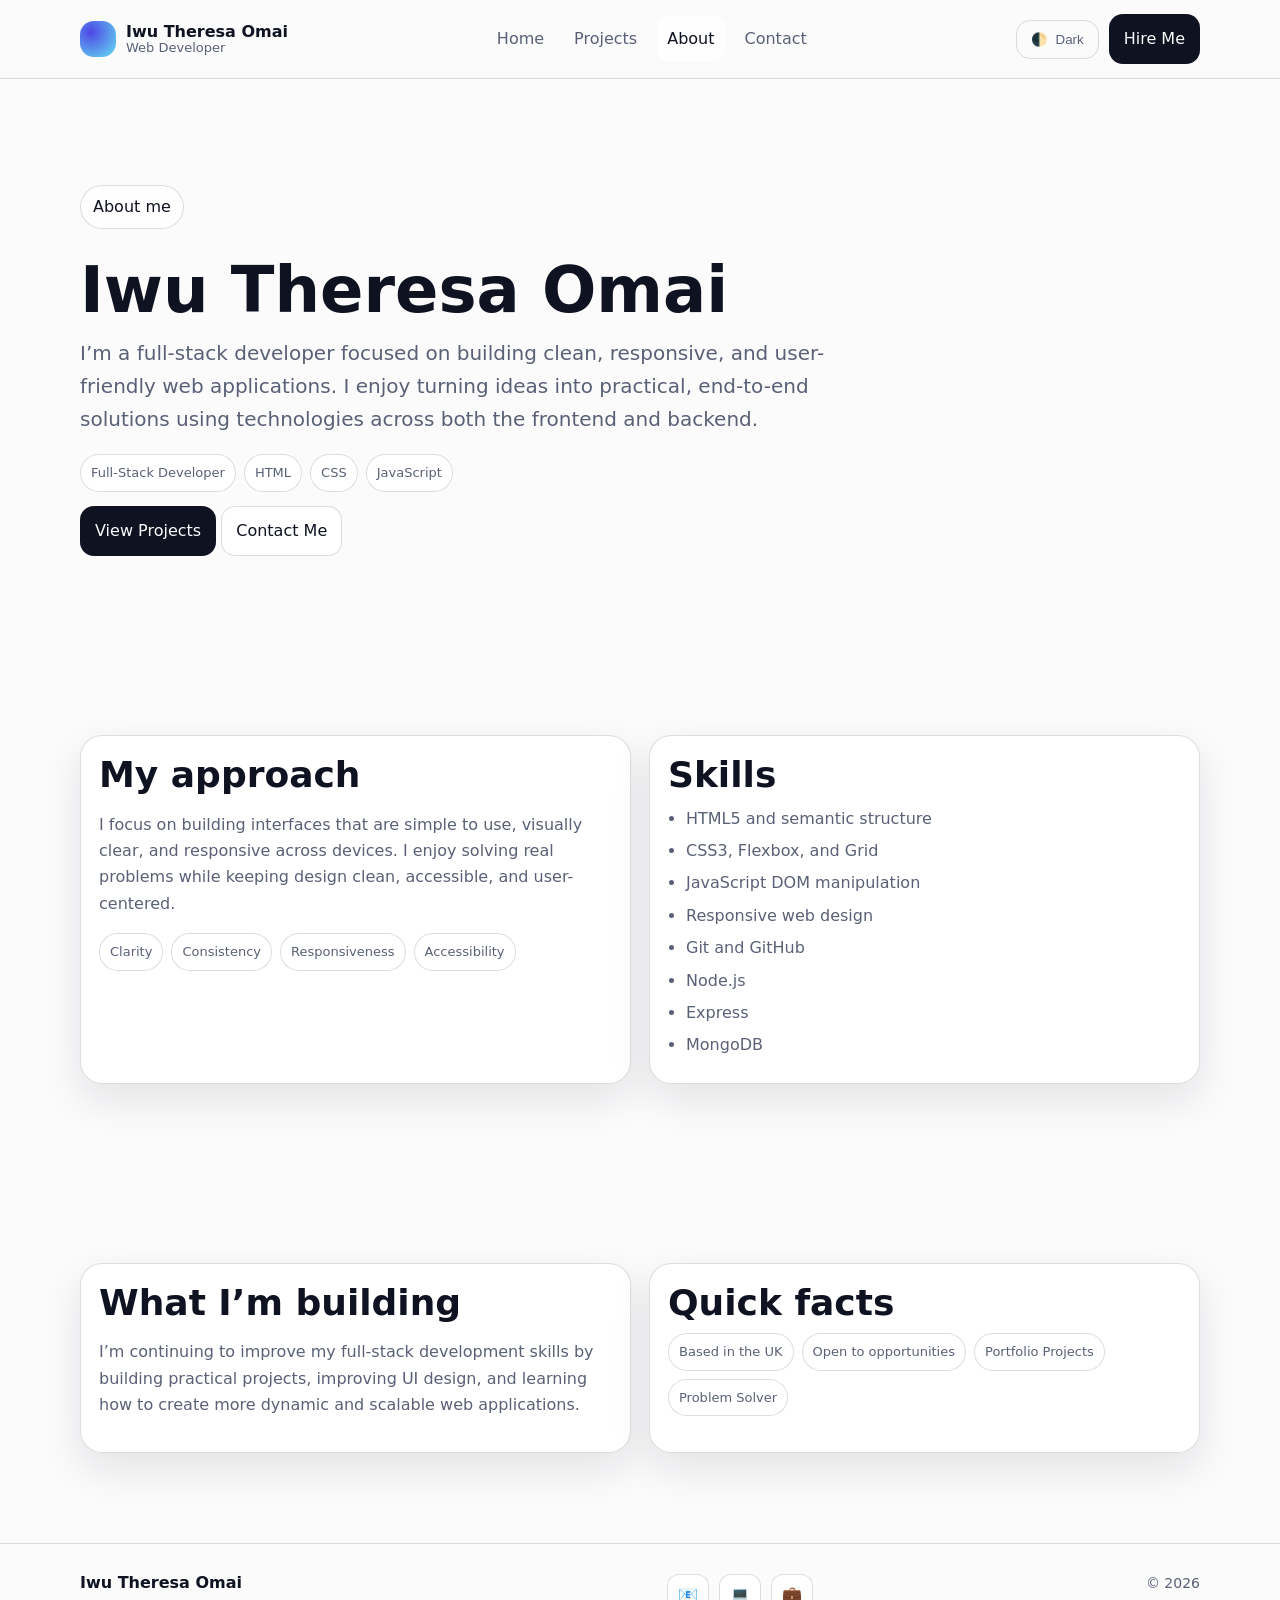
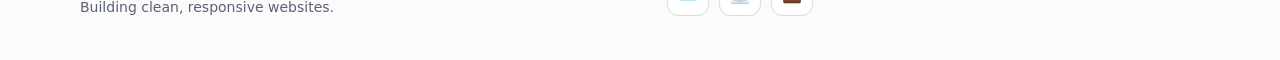
<file: about.html>
<!doctype html>
<html lang="en">
<head>
  <meta charset="utf-8" />
  <meta name="viewport" content="width=device-width, initial-scale=1" />
  <title>Iwu Theresa Omai — About</title>
  <meta name="description" content="About Iwu Theresa Omai." />
  <link rel="stylesheet" href="styles.css" />
</head>
<body>
  <a class="skip-link" href="#main">Skip to content</a>

  <header class="header">
    <div class="container nav">
      <a class="brand" href="index.html">
        <span class="logo" aria-hidden="true"></span>
        <span class="brand-text">
          <span class="brand-name">Iwu Theresa Omai</span>
          <span class="brand-role">Web Developer</span>
        </span>
      </a>

      <nav class="nav-links" aria-label="Primary navigation">
        <a href="index.html" data-nav="home">Home</a>
        <a href="projects.html" data-nav="projects">Projects</a>
        <a href="about.html" data-nav="about">About</a>
        <a href="contact.html" data-nav="contact">Contact</a>
      </nav>

      <div class="nav-actions">
        <button class="btn ghost" id="themeBtn" type="button" aria-label="Toggle theme">
          🌓 <span class="muted" id="themeLabel">Theme</span>
        </button>
        <a class="btn primary" href="contact.html">Hire Me</a>
        <button class="btn hamburger" id="menuBtn" type="button" aria-expanded="false" aria-controls="mobileMenu">
          ☰
        </button>
      </div>
    </div>

    <div class="container mobile-menu" id="mobileMenu" hidden>
      <a href="index.html" data-nav="home">Home</a>
      <a href="projects.html" data-nav="projects">Projects</a>
      <a href="about.html" data-nav="about">About</a>
      <a href="contact.html" data-nav="contact">Contact</a>
    </div>
  </header>

  <main id="main">
    <section class="section">
      <div class="container about-hero">
        <div class="about-photo" aria-label="Photo of Iwu Theresa Omai"></div>

        <div class="about-intro">
          <p class="pill">About me</p>
          <h1>Iwu Theresa Omai</h1>
          <p class="muted lead">
            I’m a full-stack developer focused on building clean, responsive, and user-friendly web applications.
            I enjoy turning ideas into practical, end-to-end solutions using technologies across both the frontend and backend.
          </p>

          <div class="tag-row">
            <span class="tag">Full-Stack Developer</span>
            <span class="tag">HTML</span>
            <span class="tag">CSS</span>
            <span class="tag">JavaScript</span>
          </div>

          <div class="mt">
            <a class="btn primary" href="projects.html">View Projects</a>
            <a class="btn" href="contact.html">Contact Me</a>
          </div>
        </div>
      </div>
    </section>

    <section class="section">
      <div class="container cards-2">
        <article class="card pad">
          <h2 class="h2">My approach</h2>
          <p class="muted">
            I focus on building interfaces that are simple to use, visually clear, and responsive across devices.
            I enjoy solving real problems while keeping design clean, accessible, and user-centered.
          </p>

          <div class="tag-row">
            <span class="tag">Clarity</span>
            <span class="tag">Consistency</span>
            <span class="tag">Responsiveness</span>
            <span class="tag">Accessibility</span>
          </div>
        </article>

        <article class="card pad">
          <h2 class="h2">Skills</h2>
          <ul class="list muted">
            <li>HTML5 and semantic structure</li>
            <li>CSS3, Flexbox, and Grid</li>
            <li>JavaScript DOM manipulation</li>
            <li>Responsive web design</li>
            <li>Git and GitHub</li>
            <li>Node.js</li>
            <li>Express</li>
            <li>MongoDB</li>
          </ul>
        </article>
      </div>
    </section>

    <section class="section">
      <div class="container cards-2">
        <article class="card pad">
          <h2 class="h2">What I’m building</h2>
          <p class="muted">
            I’m continuing to improve my full-stack development skills by building practical projects,
            improving UI design, and learning how to create more dynamic and scalable web applications.
          </p>
        </article>

        <article class="card pad">
          <h2 class="h2">Quick facts</h2>
          <div class="tag-row">
            <span class="tag">Based in the UK</span>
            <span class="tag">Open to opportunities</span>
            <span class="tag">Portfolio Projects</span>
            <span class="tag">Problem Solver</span>
          </div>
        </article>
      </div>
    </section>
  </main>

  <footer class="footer">
    <div class="container footer-row">
      <div>
        <strong>Iwu Theresa Omai</strong>
        <div class="muted small">Building clean, responsive websites.</div>
      </div>

      <div class="social-icons">
        <a href="mailto:omaitheresa2@gmail.com" aria-label="Email">📧</a>
        <a href="https://github.com/Tessydesigns" target="_blank" rel="noreferrer" aria-label="GitHub">💻</a>
        <a href="https://www.linkedin.com/in/theresa-omai-iwu-6408342b8" target="_blank" rel="noreferrer" aria-label="LinkedIn">💼</a>
      </div>

      <div class="footer-links">
        <span class="muted small">© <span id="year"></span></span>
      </div>
    </div>
  </footer>

  <script src="script.js"></script>
</body>
</html>
</file>
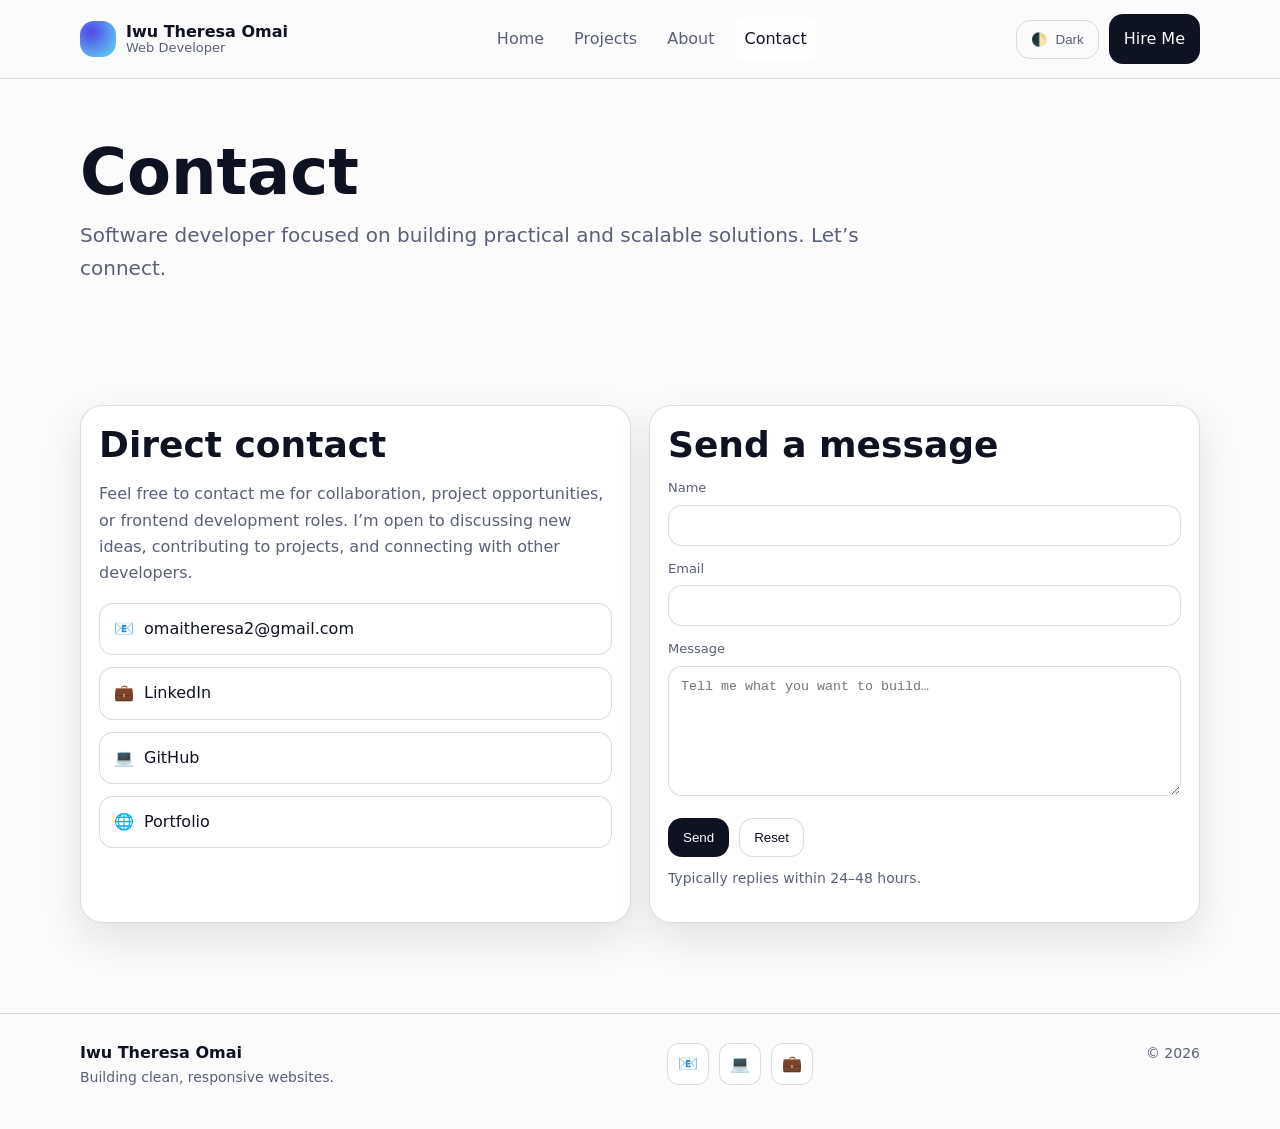
<file: contact.html>
<!doctype html>
<html lang="en">
<head>
  <meta charset="utf-8" />
  <meta name="viewport" content="width=device-width, initial-scale=1" />
  <title>Iwu Theresa Omai — Contact</title>
  <meta name="description" content="Contact Iwu Theresa Omai." />
  <link rel="stylesheet" href="styles.css" />
</head>
<body>
  <a class="skip-link" href="#main">Skip to content</a>

  <header class="header">
    <div class="container nav">
      <a class="brand" href="index.html">
        <span class="logo" aria-hidden="true"></span>
        <span class="brand-text">
          <span class="brand-name">Iwu Theresa Omai</span>
          <span class="brand-role">Web Developer</span>
        </span>
      </a>

      <nav class="nav-links" aria-label="Primary navigation">
        <a href="index.html" data-nav="home">Home</a>
        <a href="projects.html" data-nav="projects">Projects</a>
        <a href="about.html" data-nav="about">About</a>
        <a href="contact.html" data-nav="contact">Contact</a>
      </nav>

      <div class="nav-actions">
        <button class="btn ghost" id="themeBtn" type="button" aria-label="Toggle theme">
          🌓 <span class="muted" id="themeLabel">Theme</span>
        </button>
        <a class="btn primary" href="contact.html">Hire Me</a>
        <button class="btn hamburger" id="menuBtn" type="button" aria-expanded="false" aria-controls="mobileMenu">
          ☰
        </button>
      </div>
    </div>

    <div class="container mobile-menu" id="mobileMenu" hidden>
      <a href="index.html" data-nav="home">Home</a>
      <a href="projects.html" data-nav="projects">Projects</a>
      <a href="about.html" data-nav="about">About</a>
      <a href="contact.html" data-nav="contact">Contact</a>
    </div>
  </header>

  <main id="main">
    <section class="page-hero section">
      <div class="container">
        <h1>Contact</h1>
        <p class="muted lead">
          Software developer focused on building practical and scalable solutions. Let’s connect.
        </p>
      </div>
    </section>

    <section class="section">
      <div class="container cards-2">
        <article class="card pad">
          <h2 class="h2">Direct contact</h2>
          <p class="muted">
            Feel free to contact me for collaboration, project opportunities, or frontend development roles.
            I’m open to discussing new ideas, contributing to projects, and connecting with other developers.
          </p>

          <div class="contact-links">
            <a class="contact-link" href="mailto:omaitheresa2@gmail.com">
              <span>📧</span> omaitheresa2@gmail.com
            </a>
            <a class="contact-link" href="https://www.linkedin.com/in/theresa-omai-iwu-6408342b8" target="_blank" rel="noreferrer">
              <span>💼</span> LinkedIn
            </a>
            <a class="contact-link" href="https://github.com/Tessydesigns" target="_blank" rel="noreferrer">
              <span>💻</span> GitHub
            </a>
            <a class="contact-link" href="https://tessydesigns.github.io" target="_blank" rel="noreferrer">
              <span>🌐</span> Portfolio
            </a>
          </div>
        </article>

        <form class="card pad"
              action="https://formsubmit.co/omaitheresa2@gmail.com"
              method="POST">

          <h2 class="h2">Send a message</h2>

          <input type="hidden" name="_subject" value="New Portfolio Message">
          <input type="hidden" name="_template" value="table">
          <input type="hidden" name="_captcha" value="false">
          <input type="text" name="_honey" style="display:none">

          <label for="name">Name</label>
          <input id="name" name="name" required>

          <label for="email">Email</label>
          <input id="email" name="email" type="email" required>

          <label for="message">Message</label>
          <textarea id="message" name="message" required placeholder="Tell me what you want to build…"></textarea>

          <div class="actions">
            <button class="btn primary" type="submit">Send</button>
            <button class="btn" type="reset">Reset</button>
          </div>

          <p class="muted small" style="margin-top:10px;">
            Typically replies within 24–48 hours.
          </p>
        </form>
      </div>
    </section>
  </main>

  <footer class="footer">
    <div class="container footer-row">
      <div>
        <strong>Iwu Theresa Omai</strong>
        <div class="muted small">Building clean, responsive websites.</div>
      </div>

      <div class="social-icons">
        <a href="mailto:omaitheresa2@gmail.com" aria-label="Email">📧</a>
        <a href="https://github.com/Tessydesigns" target="_blank" rel="noreferrer" aria-label="GitHub">💻</a>
        <a href="https://www.linkedin.com/in/theresa-omai-iwu-6408342b8" target="_blank" rel="noreferrer" aria-label="LinkedIn">💼</a>
      </div>

      <div class="footer-links">
        <span class="muted small">© <span id="year"></span></span>
      </div>
    </div>
  </footer>

  <script src="script.js"></script>
</body>
</html>
</file>
<file: styles.css>
:root {
  --bg: #fbfbfc;
  --panel: #ffffff;
  --text: #0f1220;
  --muted: #5a6176;
  --border: rgba(15, 18, 32, 0.14);
  --shadow: 0 16px 40px rgba(15, 18, 32, 0.10);
  --accent: #4f46e5;
  --ring: 0 0 0 3px rgba(79, 70, 229, 0.25);
  --max: 1120px;
  --gutter: clamp(16px, 4vw, 48px);
  --r-lg: 22px;
  --r-md: 16px;
  --h1: clamp(34px, 5vw, 64px);
  --h2: clamp(22px, 3vw, 36px);
}

html[data-theme="dark"] {
  --bg: #0b0c10;
  --panel: #11131a;
  --text: #f2f4ff;
  --muted: #a7adc2;
  --border: rgba(242, 244, 255, 0.14);
  --shadow: 0 18px 50px rgba(0, 0, 0, 0.45);
  --accent: #8b5cf6;
  --ring: 0 0 0 3px rgba(139, 92, 246, 0.25);
}

* {
  box-sizing: border-box;
}

html {
  scroll-behavior: smooth;
}

body {
  margin: 0;
  font-family: ui-sans-serif, system-ui, -apple-system, Segoe UI, Roboto, Arial, sans-serif;
  background: var(--bg);
  color: var(--text);
  line-height: 1.65;
}

a {
  color: inherit;
  text-decoration: none;
}

a:hover {
  text-decoration: underline;
  text-underline-offset: 3px;
}

img {
  max-width: 100%;
  display: block;
}

.container {
  width: min(var(--max), calc(100% - var(--gutter) * 2));
  margin: 0 auto;
}

.section {
  padding: clamp(44px, 7vw, 96px) 0;
}

.mt {
  margin-top: 14px;
}

.muted {
  color: var(--muted);
}

.small {
  font-size: 14px;
}

.accent {
  color: var(--accent);
}

.divider {
  height: 1px;
  background: var(--border);
  margin: 14px 0;
}

:focus-visible {
  outline: none;
  box-shadow: var(--ring);
  border-radius: 10px;
}

.skip-link {
  position: absolute;
  left: -999px;
}

.skip-link:focus {
  left: 16px;
  top: 16px;
  padding: 10px 12px;
  background: var(--panel);
  border: 1px solid var(--border);
  border-radius: 12px;
  box-shadow: var(--shadow);
  z-index: 1000;
}

.btn {
  display: inline-flex;
  align-items: center;
  justify-content: center;
  gap: 8px;
  padding: 11px 14px;
  border-radius: 14px;
  border: 1px solid var(--border);
  background: var(--panel);
  color: var(--text);
  cursor: pointer;
  transition: transform 0.15s ease, box-shadow 0.15s ease;
}

.btn:hover {
  transform: translateY(-1px);
  box-shadow: var(--shadow);
  text-decoration: none;
}
.hero .btn.ghost {
  background: rgba(255, 255, 255, 0.08);
  border: 1px solid rgba(255, 255, 255, 0.6);
  color: white;
}

.hero .btn.ghost:hover {
  background: rgba(255, 255, 255, 0.16);
}
.btn.primary {
  background: var(--text);
  color: var(--bg);
  border-color: transparent;
}

html[data-theme="dark"] .btn.primary {
  background: #f2f4ff;
  color: #0b0c10;
}

.btn.ghost {
  background: transparent;
}

.pill {
  display: inline-flex;
  align-items: center;
  justify-content: center;
  padding: 8px 12px;
  border-radius: 999px;
  border: 1px solid var(--border);
  background: color-mix(in oklab, var(--panel) 75%, transparent);
}

.header {
  position: sticky;
  top: 0;
  z-index: 100;
  background: color-mix(in oklab, var(--bg) 75%, transparent);
  backdrop-filter: blur(12px);
  border-bottom: 1px solid var(--border);
}

.nav {
  display: flex;
  align-items: center;
  justify-content: space-between;
  gap: 12px;
  padding: 14px 0;
}

.brand {
  display: flex;
  align-items: center;
  gap: 10px;
}

.logo {
  width: 36px;
  height: 36px;
  border-radius: 14px;
  background: radial-gradient(circle at 30% 30%, var(--accent), rgba(34, 211, 238, 0.7));
}

.brand-text {
  display: flex;
  flex-direction: column;
  line-height: 1.1;
}

.brand-name {
  font-weight: 800;
}

.brand-role {
  font-size: 13px;
  color: var(--muted);
}

.nav-links {
  display: flex;
  gap: 10px;
}

.nav-links a {
  padding: 10px;
  border-radius: 12px;
  color: var(--muted);
}

.nav-links a.active,
.nav-links a:hover {
  color: var(--text);
  background: color-mix(in oklab, var(--panel) 75%, transparent);
  text-decoration: none;
}

.nav-actions {
  display: flex;
  gap: 10px;
  align-items: center;
}

.hamburger {
  display: none;
}

.mobile-menu {
  padding: 10px 0 16px;
  border-top: 1px solid var(--border);
}

.mobile-menu a {
  display: block;
  padding: 12px 10px;
  border-radius: 12px;
  color: var(--muted);
}

.mobile-menu a:hover {
  background: color-mix(in oklab, var(--panel) 75%, transparent);
  color: var(--text);
  text-decoration: none;
}

@media (max-width: 860px) {
  .nav-links {
    display: none;
  }

  .hamburger {
    display: inline-flex;
  }
}

.hero {
  position: relative;
  min-height: 92vh;
  display: flex;
  align-items: center;
}

.hero-bg {
  background-image: url("images/hero.jpg");
  background-size: cover;
  background-position: center;
}

.hero-overlay {
  position: absolute;
  inset: 0;
  background: linear-gradient(
    180deg,
    rgba(0, 0, 0, 0.6),
    rgba(0, 0, 0, 0.25),
    rgba(0, 0, 0, 0.6)
  );
}

.hero-inner {
  position: relative;
  z-index: 1;
  display: grid;
  grid-template-columns: 1.2fr 0.8fr;
  gap: 18px;
  padding: 46px 0;
}

@media (max-width: 860px) {
  .hero-inner {
    grid-template-columns: 1fr;
  }
}

.hero-copy {
  color: #fff;
}

.hero-copy .muted {
  color: rgba(255, 255, 255, 0.85);
}

h1 {
  margin: 12px 0;
  font-size: var(--h1);
  line-height: 1.06;
}

h2 {
  font-size: var(--h2);
  line-height: 1.15;
  margin: 0 0 8px;
}

h3 {
  margin: 0 0 6px;
}

.lead {
  font-size: clamp(16px, 2vw, 20px);
  max-width: 62ch;
  margin: 0 0 18px;
}

.hero-cta {
  display: flex;
  gap: 10px;
  flex-wrap: wrap;
  margin: 18px 0 22px;
}

.hero-stats {
  display: flex;
  gap: 12px;
  flex-wrap: wrap;
}

.stat,
.mini {
  border: 1px solid rgba(255, 255, 255, 0.2);
  background: rgba(255, 255, 255, 0.08);
  border-radius: 16px;
  padding: 12px 14px;
}

.stat .k,
.mini .k {
  display: block;
  font-size: 12px;
  color: rgba(255, 255, 255, 0.8);
}

.stat .v,
.mini .v {
  display: block;
  font-weight: 700;
}

.card {
  background: var(--panel);
  border: 1px solid var(--border);
  border-radius: var(--r-lg);
  box-shadow: var(--shadow);
  overflow: hidden;
}

.pad {
  padding: 18px;
}

.hero-card {
  background: rgba(255, 255, 255, 0.92);
  backdrop-filter: blur(10px);
  align-self: center;
}

html[data-theme="dark"] .hero-card {
  background: rgba(17, 19, 26, 0.88);
}

.hero-card-top {
  display: flex;
  align-items: center;
  gap: 12px;
}

.hero-card-body {
  display: grid;
  gap: 10px;
}

.avatar{
  width:80px;
  height:80px;
  border-radius:50%;
  background-image: url("images/hero.jpg");
  background-size: cover;
  background-position: center;
  border:2px solid var(--border);
}

.section-head {
  display: flex;
  align-items: end;
  justify-content: space-between;
  gap: 14px;
  margin-bottom: 18px;
  flex-wrap: wrap;
}

.grid {
  display: grid;
  gap: 18px;
  grid-template-columns: repeat(2, minmax(0, 1fr));
}

@media (max-width: 860px) {
  .grid {
    grid-template-columns: 1fr;
  }
}

.card-body {
  padding: 18px;
}

.card-top {
  display: flex;
  justify-content: space-between;
  gap: 12px;
  align-items: start;
}
.page-hero {
  padding: 48px 0 12px;
}

.cards-2 {
  display: grid;
  grid-template-columns: repeat(2, minmax(0, 1fr));
  gap: 18px;
}

@media (max-width: 860px) {
  .cards-2 {
    grid-template-columns: 1fr;
  }
}
.thumb {
  height: 180px;
  border-bottom: 1px solid var(--border);
  background:
    radial-gradient(circle at 30% 30%, rgba(79, 70, 229, 0.25), transparent 55%),
    radial-gradient(circle at 70% 50%, rgba(34, 211, 238, 0.20), transparent 60%),
    linear-gradient(135deg, rgba(15, 18, 32, 0.10), rgba(15, 18, 32, 0.04));
}

.tag-row {
  display: flex;
  gap: 8px;
  flex-wrap: wrap;
  margin-top: 10px;
}

.tag {
  display: inline-flex;
  padding: 7px 10px;
  border: 1px solid var(--border);
  border-radius: 999px;
  font-size: 13px;
  color: var(--muted);
  background: color-mix(in oklab, var(--panel) 82%, transparent);
}

.filters {
  display: flex;
  gap: 10px;
  flex-wrap: wrap;
  margin: 12px 0 22px;
}

.filter {
  border: 1px solid var(--border);
  background: transparent;
  border-radius: 999px;
  padding: 10px 12px;
  cursor: pointer;
  color: var(--muted);
}

.filter:hover {
  background: color-mix(in oklab, var(--panel) 80%, transparent);
  color: var(--text);
}

.filter.active {
  background: var(--text);
  color: var(--bg);
  border-color: transparent;
}

html[data-theme="dark"] .filter.active {
  background: #f2f4ff;
  color: #0b0c10;
}

.list {
  margin: 10px 0 0;
  padding-left: 18px;
}

.list li {
  margin: 6px 0;
}

label {
  display: block;
  font-size: 13px;
  color: var(--muted);
  margin: 12px 0 6px;
}

input,
textarea {
  width: 100%;
  padding: 12px;
  border-radius: 14px;
  border: 1px solid var(--border);
  background: color-mix(in oklab, var(--panel) 92%, transparent);
  color: var(--text);
}

textarea {
  min-height: 130px;
  resize: vertical;
}

.actions {
  display: flex;
  gap: 10px;
  flex-wrap: wrap;
  margin-top: 14px;
}

.error {
  color: #ef4444;
  font-size: 13px;
  margin-top: 10px;
}

.success {
  margin-top: 12px;
  padding: 12px;
  border-radius: 14px;
  border: 1px solid var(--border);
  background: color-mix(in oklab, var(--panel) 88%, transparent);
}

.footer {
  padding: 26px 0 40px;
  border-top: 1px solid var(--border);
}

.footer-row {
  display: flex;
  justify-content: space-between;
  gap: 12px;
  flex-wrap: wrap;
}
.contact-links{
  display:grid;
  gap:12px;
  margin-top:16px;
}

.contact-link{
  display:flex;
  align-items:center;
  gap:10px;
  padding:12px 14px;
  border:1px solid var(--border);
  border-radius:14px;
  background:color-mix(in oklab, var(--panel) 92%, transparent);
  color:var(--text);
  transition:transform .15s ease, box-shadow .15s ease, border-color .15s ease;
}

.contact-link:hover{
  text-decoration:none;
  transform:translateY(-1px);
  box-shadow:var(--shadow);
  border-color:color-mix(in oklab, var(--accent) 35%, var(--border));
}

.contact-link span{
  color:var(--muted);
}

.social-icons{
  display:flex;
  gap:10px;
  align-items:center;
}

.social-icons a{
  display:inline-flex;
  align-items:center;
  justify-content:center;
  width:42px;
  height:42px;
  border:1px solid var(--border);
  border-radius:12px;
  background:var(--panel);
  transition:transform .15s ease, box-shadow .15s ease;
}

.social-icons a:hover{
  text-decoration:none;
  transform:translateY(-1px);
  box-shadow:var(--shadow);
}
.return-btn {
  position: fixed;
  top: 20px;
  left: 20px;

  display: inline-flex;
  align-items: center;
  justify-content: center;
  gap: 6px;

  padding: 10px 14px;
  border-radius: 14px;

  border: 1px solid var(--border);
  background: var(--panel);
  color: var(--text);

  font-size: 14px;
  cursor: pointer;
  z-index: 1000;

  transition: transform 0.15s ease, box-shadow 0.15s ease;
}

.return-btn:hover {
  transform: translateY(-1px);
  box-shadow: var(--shadow);
}
</file>
